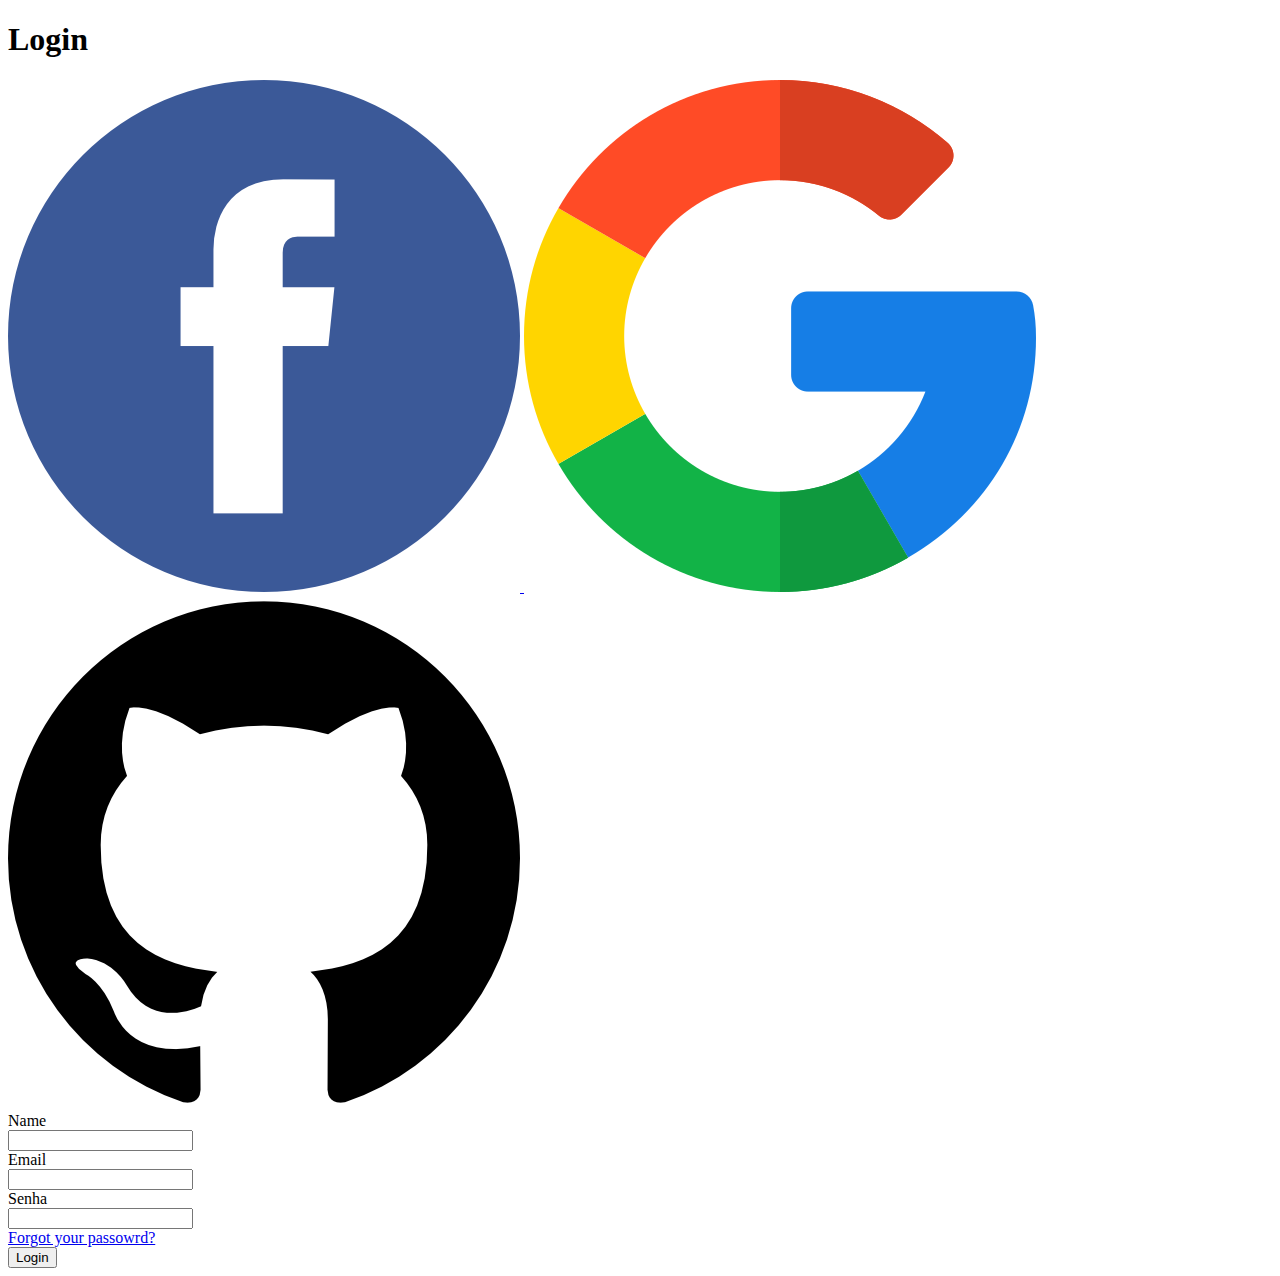
<file: Dark Light Form/index.html>
<!DOCTYPE html>
<html lang="pt-br">
<head>
    <meta charset="UTF-8">
    <meta name="viewport" content="width=device-width, initial-scale=1.0">
    <link rel="stylesheet" href="https://cdnjs.cloudflare.com/ajax/libs/font-awesome/6.5.1/css/all.min.css" integrity="sha512-DTOQO9RWCH3ppGqcWaEA1BIZOC6xxalwEsw9c2QQeAIftl+Vegovlnee1c9QX4TctnWMn13TZye+giMm8e2LwA==" crossorigin="anonymous" referrerpolicy="no-referrer" />
    <link rel="stylesheet" href="assets/css/style.css">


    <title>Login Dark/Light Mode</title>
</head>
<body>
    <main id="container">
        <form id="login_form">
            <!-- FORM HEADER -->
            <div id="form_header">
                <h1>Login</h1>
                <i id="mode_icon" class="fa-solid fa-moon"></i>
            </div>

            <!-- SOCIAL MEDIA LINKS -->
            <div id="social_media">
                <!-- FACEBOOK -->
                <a href="#">
                    <img src="assets/img/facebook.png" alt="facebook_logo">
                </a>

                <!-- GOOGLE -->
                <a href="#">
                    <img src="assets/img/google.png" alt="google_logo">
                </a>

                <!-- GITHUB -->
                <a href="#">
                    <img src="assets/img/github.png" alt="github_logo">
                </a>
            </div>

            <!-- INPUTS -->
            <div id="inputs">
                 <!-- NAME -->
                <div class="input_box">
                    <label for="name">
                        Name
                        <div class="input_field">
                            <i class="fa-solid fa-user"></i>
                            <input type="text" name="name" id="name">
                        </div>
                    </label>
                </div>

                <!-- EMAIL -->
                <div class="input_box">
                    <label for="email">
                        Email
                        <div class="input_field">
                            <i class="fa-solid fa-envelope"></i>
                            <input type="email" name="email" id="email">
                        </div>
                    </label>
                </div>

                <!-- PASSWORD -->
                <div class="input_box">
                    <label for="Senha">
                        Senha
                        <div class="input_field">
                            <i class="fa-solid fa-key"></i>
                            <input type="password" name="password" id="password">
                        </div>
                    </label>

                    <!-- FORGOT PASSWORD -->
                    <div id="forgot_password">
                        <a href="#">
                            Forgot your passowrd?
                        </a>
                    </div>
                </div>
            </div>

            <!-- LOGIN BUTTON -->
            <button type="submit" id="login_button">
                Login
            </button> 
        </form>
    </main>

    <!-- JAVASCRIPT -->
    <script type="text/javascript" src="assets/js/script.js"></script>
</body>
</html>
</file>
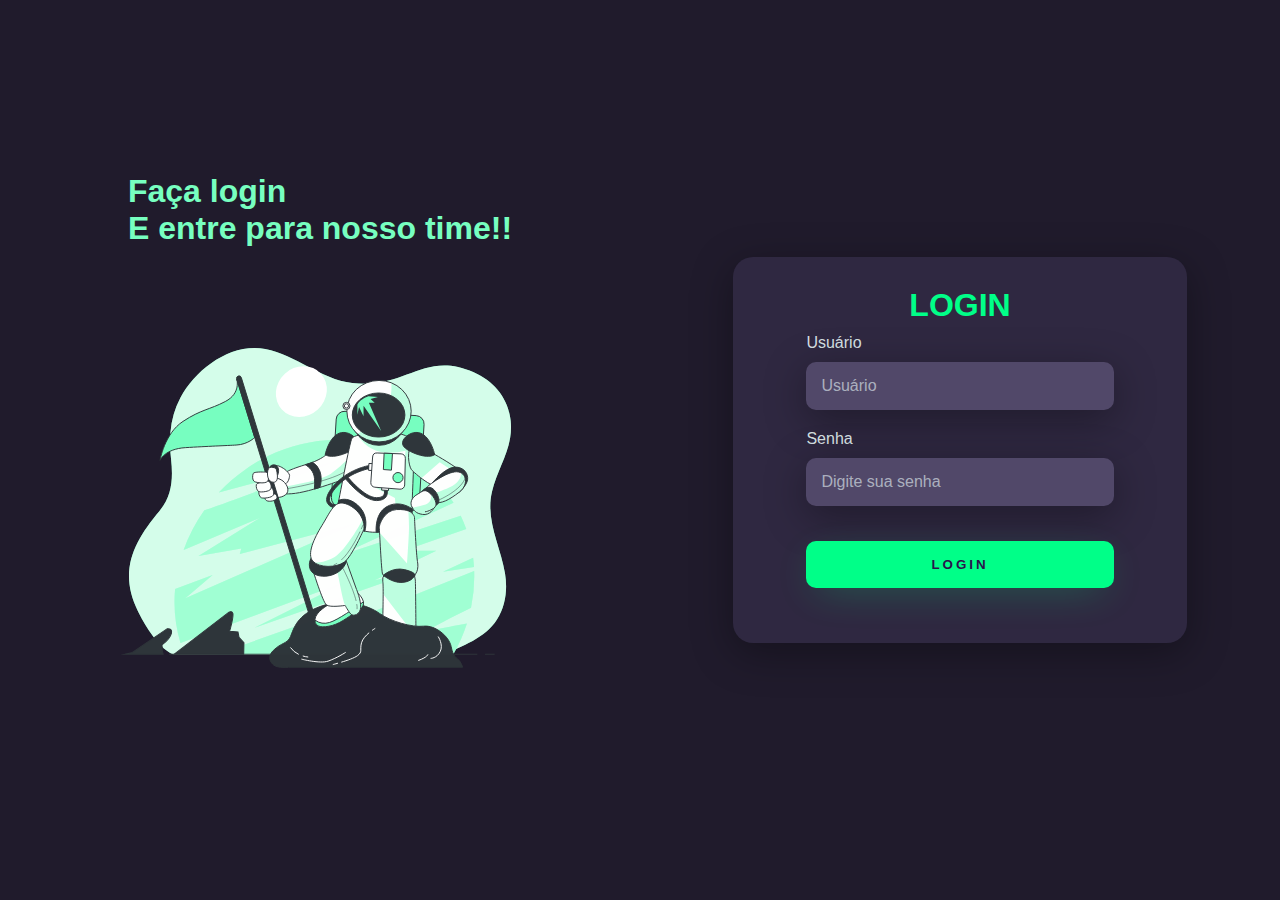
<file: TELA DE LOGIN/index.html>
<!DOCTYPE html>
<html lang="en">
<head>
    <meta charset="UTF-8">
    <meta name="viewport" content="width=device-width, initial-scale=1.0">
    <link rel="stylesheet" href="style.css">
    <title>Login</title>

</head>
<body>
    <div class="main-login">
        <div class="left-login">
            <h1>Faça login<br>E entre para nosso time!!</h1>
            <img src="astronaut.svg" class="left-img" alt="">
        </div>
        <div class="right-login">
            <div class="card-login">
                <h1>LOGIN</h1>
                <div class="textfield">
                    <label for="usuario">Usuário</label>
                    <input type="text" name="usuario" placeholder="Usuário">
                </div>
                <div class="textfield">
                    <label for="senha">Senha</label>
                    <input type="password" name="senha" placeholder="Digite sua senha">
                </div>
                <button class="btn-login">Login</button>
            </div>
        </div>
    </div>
</body>
</html>
</file>
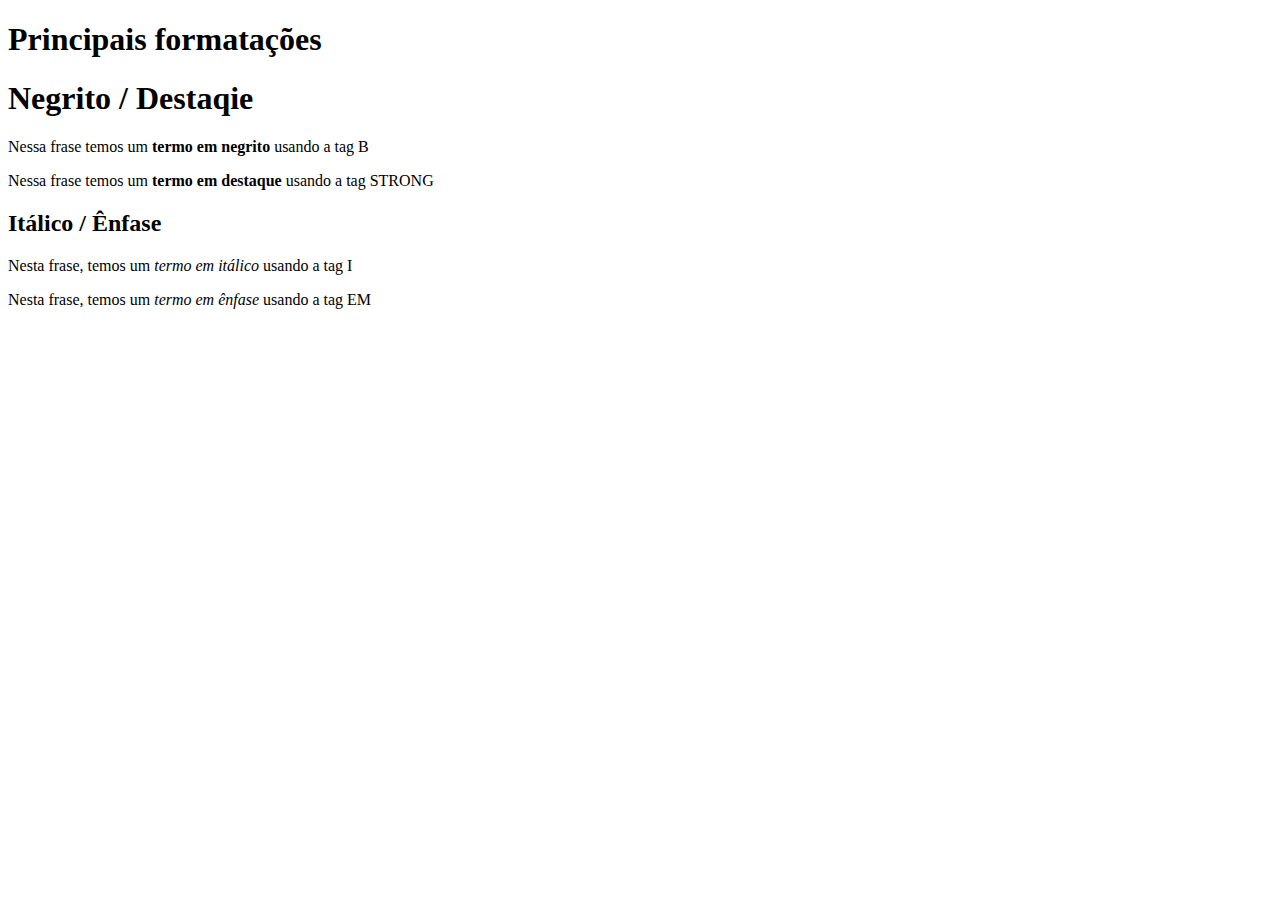
<file: HTML-CSS Guanabara/ex008 - Formatação de textos/index.html>
<!DOCTYPE html>
<html lang="pt-br">
<head>
    <meta charset="UTF-8">
    <meta name="viewport" content="width=device-width, initial-scale=1.0">
    <title>Formatação de textos</title>
</head>
<body>
    <h1>Principais formatações</h1>

    <h1>Negrito / Destaqie</h1>
    <p>Nessa frase temos um <b>termo em negrito</b> usando a tag B</p> <!--não semântica-->
    <p>Nessa frase temos um <strong>termo em destaque</strong> usando a tag STRONG</p> <!--semântica-->

    <h2>Itálico / Ênfase</h2>
    <p>Nesta frase, temos um <i>termo em itálico</i> usando a tag I</p> <!--não semântica-->
    <p>Nesta frase, temos um <em>termo em ênfase</em> usando a tag EM</p> <!--semântica-->

</body>
</html>
</file>
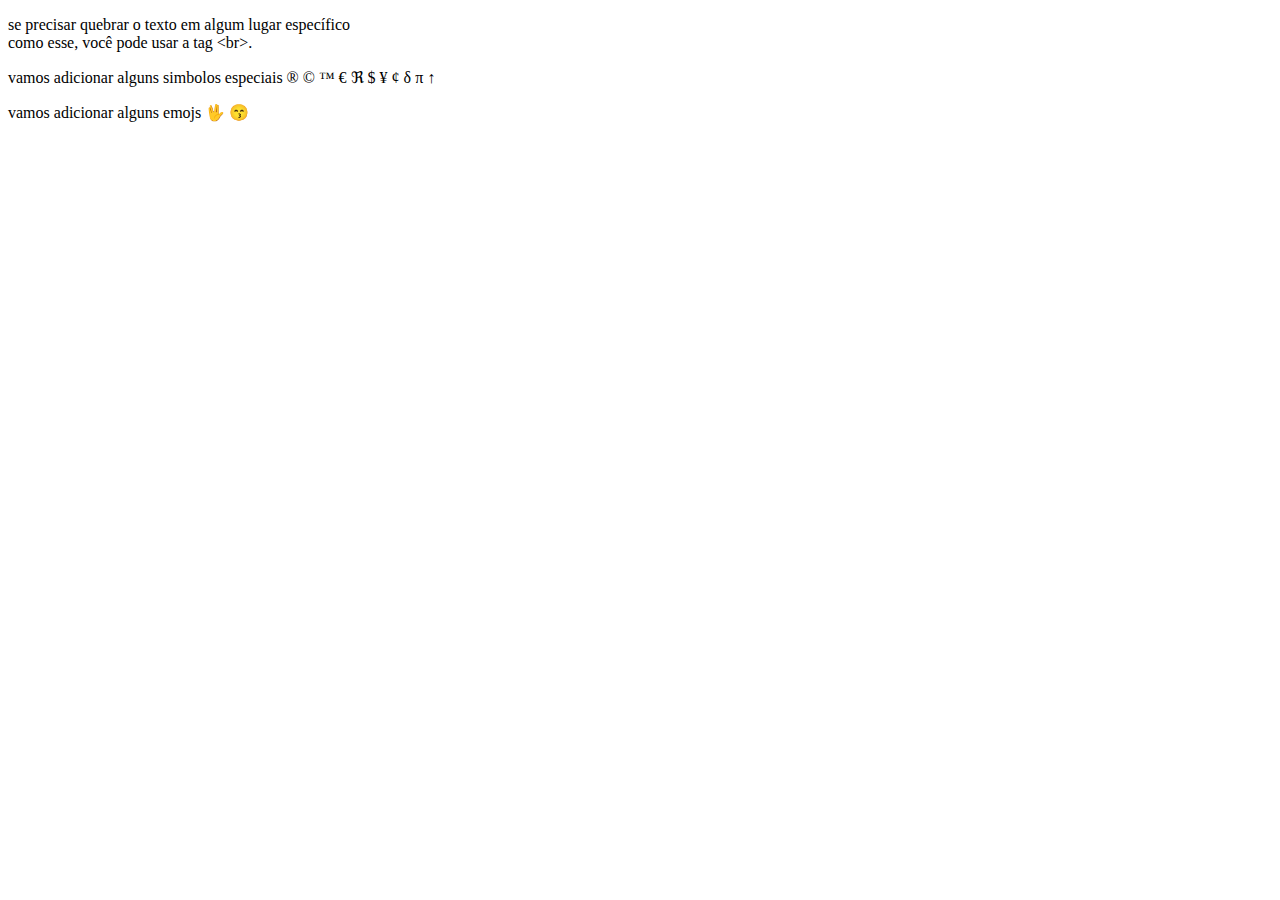
<file: HTML-CSS Guanabara/Modulo 1/index.html>
<!DOCTYPE html>
<html lang="en">
<head>
    <meta charset="UTF-8">
    <meta name="viewport" content="width=device-width, initial-scale=1.0">
    <title>Parágrafos</title>
</head>
<body>
    <p>se precisar quebrar
        o texto em algum lugar
        específico <br>como esse, você pode usar a tag &lt;br&gt;.
    </p>
    
    <p>vamos adicionar alguns simbolos especiais
        &reg;
        &copy;
        &trade;
        &euro;
        &real;
        &dollar;
        &yen;
        &cent;
        &delta;
        &pi;
        &uarr;
    </p>

    <p>vamos adicionar alguns emojs
        &#x1F596;
        &#x1F619;
    </p>
    
</body>
</html>
</file>
<file: Dark Light Form/assets/css/style.css>
:root {
    --color-light-50:#f8fafc;

    --color-dark-50:#797984;
    --color-dark-100:#312d37;
    --color-dark-900:#000;

    --color-purple-50:#7c3aed;
    --color-purple-100:#a855f7;
    --color-purple-200:#bf46ef;

    --color-gradient: linear-gradient(90deg, var(--color-purple-50), var(--color-purple-100), var(--color-purple-200));
}
</file>
<file: TELA DE LOGIN/style.css>
body {
    margin: 0;
    font-family:sans-serif;
}

.main-login {
    width: 100vw;
    height: 100vh;
    background: #201b2c;
    display: flex;
    justify-content: center;
    align-items: center;
}

.left-login {
    width: 50vw;
    height: 100vh;
    display: flex;
    justify-content: center;
    align-items: center;
    flex-direction: column;
}

.left-login > h1 {
    color: #77ffc0;
}
.right-login {
    width: 50vw;
    height: 100vh;
    display: flex;
    justify-content: center;
    align-items: center;
}

.card-login {
    width: 60%;
    display: flex;
    justify-content: center;
    align-items: center;
    flex-direction: column;
    padding: 30px 35px;
    background: #2f2841;
    border-radius: 20px;
    box-shadow: 0px 10px 40px #00000056;
}

.card-login > h1 {
    color: #00ff88;
    font-weight: 800;
    margin: 0;
}

.textfield {
    width: 80%;
    display: flex;
    flex-direction: column;
    align-items: flex-start;
    justify-content: center;
    margin: 10px 0px;
}

.textfield > input {
    width: 100%;
    border-radius: 10px;
    border: none;
    padding: 15px;
    background: #514869;
    color: #f0ffffde;
    font-size: 12pt;
    box-shadow: 0px 10px 40px #00000056;
    outline: none;
    box-sizing: border-box;
}

.textfield > label {
    color: #f0ffffde;
    margin-bottom: 10px;
}

.textfield > input::placeholder {
    color: #f0ffff94;
} 

.btn-login {
    width: 80%;
    padding: 16px 0px;
    margin: 25px;
    border: none;
    border-radius: 10px;
    outline: none;
    text-transform: uppercase;
    font-weight: 800;
    letter-spacing: 3px;
    color: #2b134b;
    background: #00ff88;
    cursor: pointer;
    box-shadow: 0px 10px 40px -12px #00ff8052;
}

.left-login > img {
    width: 75%;
}
</file>
